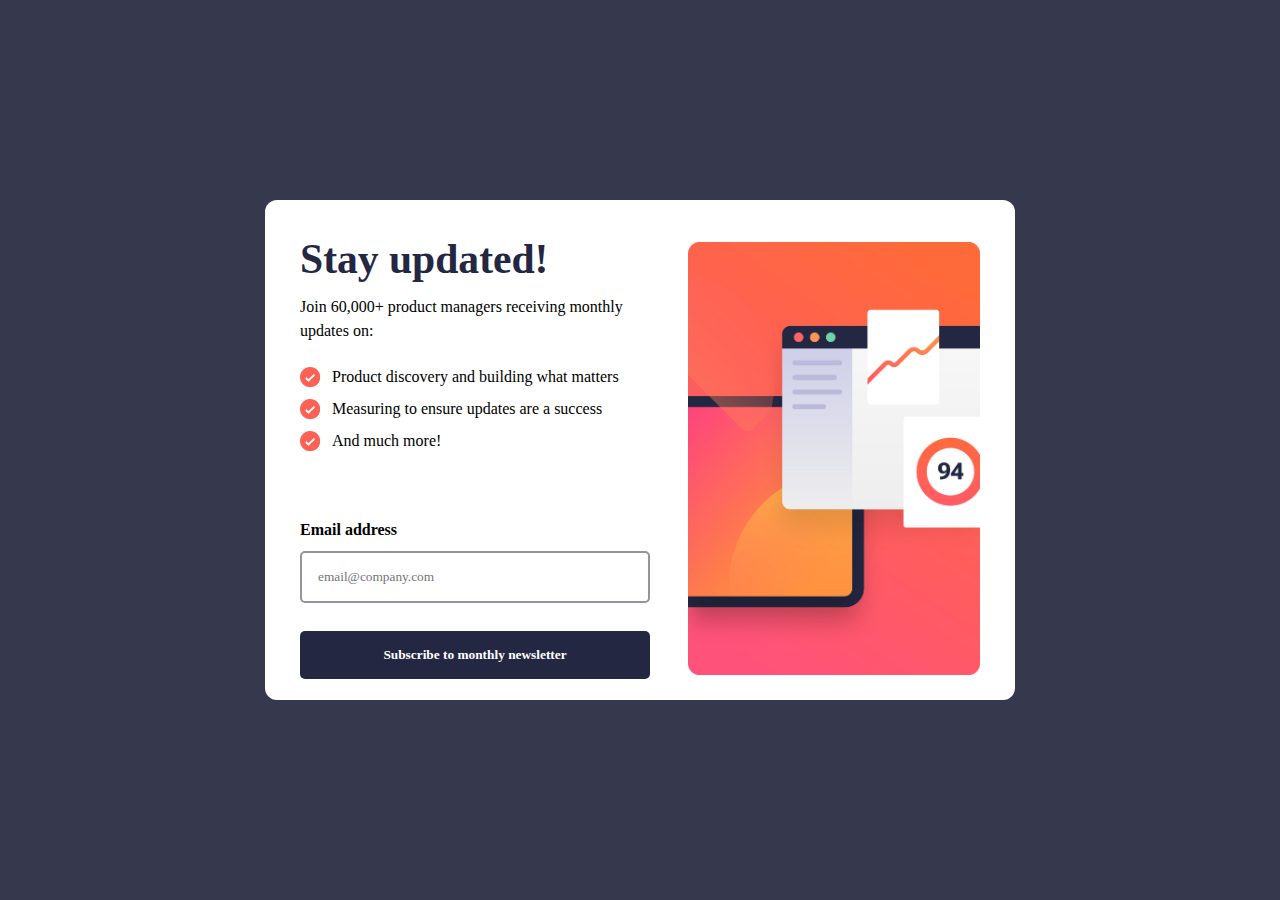
<file: sign-up/index.html>
<!DOCTYPE html>
<html lang="en">
<head>
    <meta charset="UTF-8">
    <meta name="viewport" content="width=device-width, initial-scale=1.0">
    <link rel="stylesheet" href="style.css">
    <title>Document</title>
</head>
<body>
    <div class="container">
        <div class="box-wrapper">
            <div class="box-content">
                <p class="title">Stay updated!</p>
                <pre>Join 60,000+ product managers receiving monthly
updates on:
                </pre>
            <div class="main-text">
                <p class="text"><img src="./assets/images/icon-list.jpg" alt="tick-sign">Product discovery and building what matters</p>
                <p class="text"><img src="./assets/images/icon-list.jpg" alt="tick-sign"> Measuring to ensure updates are a success</p>
                <p class="text"><img src="./assets/images/icon-list.jpg" alt="tick-sign"> And much more!</p>
            </div>
            <div class="email-info">
                <div class="email-label">
                    <label for="">Email address</label>
                    <span class="message"></span>
                </div>
                <input type="email" name="" id="email-input" placeholder="email@company.com" required>
                <button class="submit-btn">Subscribe to monthly newsletter</button>
            </div>
            </div>
            <div class="image">
                <img src="./assets/images/illustration-sign-up-desktop.jpg" alt="">
            </div>
        </div>
    </div>
<script src="script.js"></script>
</body>
</html>
</file>
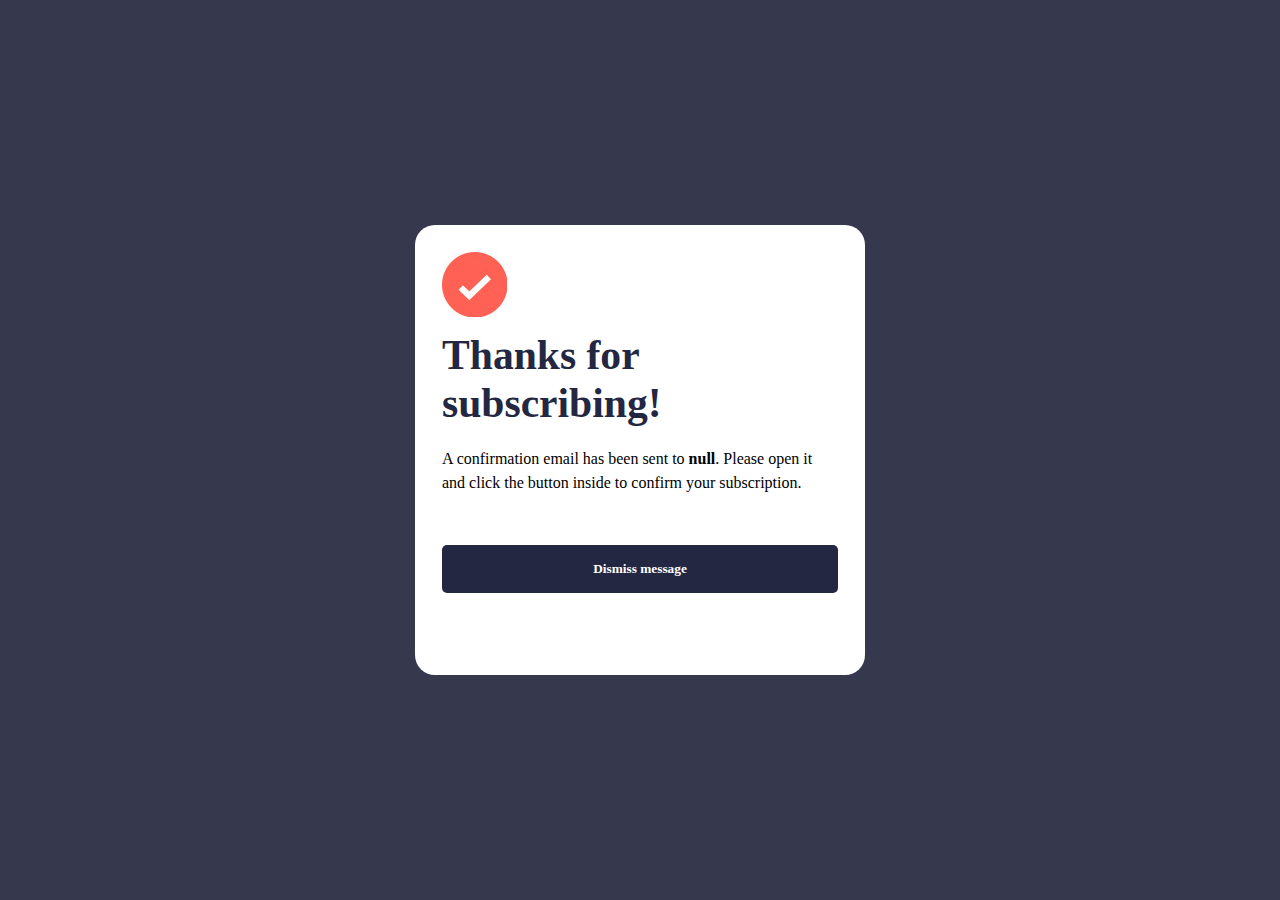
<file: sign-up/register/register.html>
<!DOCTYPE html>
<html lang="en">
<head>
    <meta charset="UTF-8">
    <meta name="viewport" content="width=device-width, initial-scale=1.0">
    <link rel="stylesheet" href="style2.css">
    <title>Sign Up</title>
</head>
<body>
    <div class="container">
        <div class="wrapper">
            <div class="image">
                <img src="../assets/images/icon-list.jpg" alt="tick-sign">
            </div>
            <span class="success-msg">Thanks for subscribing!</span>
            <p class="content"></p>
            <button class="submit-btn">Dismiss message</button>
        </div>
    </div>
<script src="./script2.js"></script>
</body>
</html>
</file>
<file: sign-up/style.css>
@font-face {
    font-family:'Roboto';
    src: url('/assets/fonts/Roboto-Regular.ttf')format('ttf'),url('/assets/fonts/Roboto-Bold.ttf')format('ttf');
}

*,*::after,*::before{
    margin: 0;
    padding: 0;
    box-sizing: border-box;
    font-family:'Roboto';
}
body{
    background-color: hsl(235, 18%, 26%);
    font-size: 16px;
    display: flex;
    justify-content: center;
    align-items: center;
    height: 100vh;
}
.container{
    width: 750px;
    height: 500px;
    background-color:hsl(0, 0%, 100%);
    border-radius: 12px;
    padding: 35px;
    position: relative;
}
.box-wrapper{
    display: flex;
    justify-content: space-between;
    align-items: center;
}
.title{
    color:hsl(234, 29%, 20%);
    font-weight: 700;
    font-size: 2.6rem;
    margin-bottom: 12px;
}
.text{
    display: flex;
    align-items: center;
    margin-bottom: 12px;
}
.text img{
    width: 20px;
    height: 20px;
    margin-right: 12px;
}
label{
    display: block;
    font-weight: 700;
}
#email-input{
    margin: 12px 0;
    border-radius: 5px;
    padding: 16px;
    width: 100%;
    color:hsl(231, 7%, 60%);
    border:2px solid hsl(231, 7%, 60%);
    margin-bottom: 28px;
}
.email-info{
    margin: 70px 0;
}
.submit-btn{
    color:hsl(0, 0%, 100%);
    background-color:hsl(234, 29%, 20%);
    padding: 16px;
    border-radius: 5px;
    width: 100%;
    font-weight: 700;
    border: none;
}
.submit-btn:hover{
    cursor: pointer;
    background-color: hsl(4, 100%, 67%);
    box-shadow: 0 4px 10px hsl(4, 100%, 67%);
    transition: 0.4s;
}
.image{
    display: flex;
    height: 501px;
}
.image img{
    width: 100%;
    height: 433px;
    border-radius: 5px;
    background-size: cover;
}
.box-content{
    width: 350px;
}
.email-label{
    display: flex;
    justify-content: space-between;
}
pre{
    line-height: 1.5rem;
}

@media only screen and (max-width: 730px) {
     .box-wrapper{
        flex-direction: column-reverse;
        justify-content: center;
        align-items: center;
     }
     body{
        background-color: #fff;
     }
     .box-content{
        flex-direction: column;
        justify-content: center;
        align-items: center;
        flex-wrap: wrap;
        max-width: 100%;
     }
     .container{
        padding-top: 0;
     }
}
</file>
<file: sign-up/register/style2.css>
@font-face {
    font-family:'Roboto';
    src: url('/assets/fonts/Roboto-Regular.ttf')format('ttf'),url('/assets/fonts/Roboto-Bold.ttf')format('ttf');
}

*,*::after,*::before{
    margin: 0;
    padding: 0;
    box-sizing: border-box;
    font-family:'Roboto';
}
body{
    background-color: hsl(235, 18%, 26%);
    font-size: 16px;
    display: flex;
    justify-content: center;
    align-items: center;
    height: 100vh;
}
.container{
    width: 450px;
    height: 450px;
    background-color:hsl(0, 0%, 100%);
    border-radius: 20px;
    padding: 27px 27px;
    position: relative;
}
.success-msg{
    color:hsl(234, 29%, 20%);
    font-weight: 700;
    font-size: 2.6rem;
    margin-bottom: 12px;
}
.image{
    margin-bottom: 10px;
}
.content{
    margin-top: 20px;
    line-height: 1.5rem;
}
.submit-btn{
    color:hsl(0, 0%, 100%);
    background-color:hsl(234, 29%, 20%);
    padding: 16px;
    border-radius: 5px;
    width: 100%;
    font-weight: 700;
    border: none;
    margin-top: 50px;
}
.submit-btn:hover{
    cursor: pointer;
    background-color: hsl(4, 100%, 67%);
    box-shadow: 0 4px 10px hsl(4, 100%, 67%);
    transition: 0.4s;
}

@media only screen and (max-width: 730px) {
    .container{
       flex-direction: column;
       justify-content: center;
       align-items: center;
       max-width: 375px;
       padding-top: 0;
    }
    body{
       background-color: #fff;
    }

}
</file>
